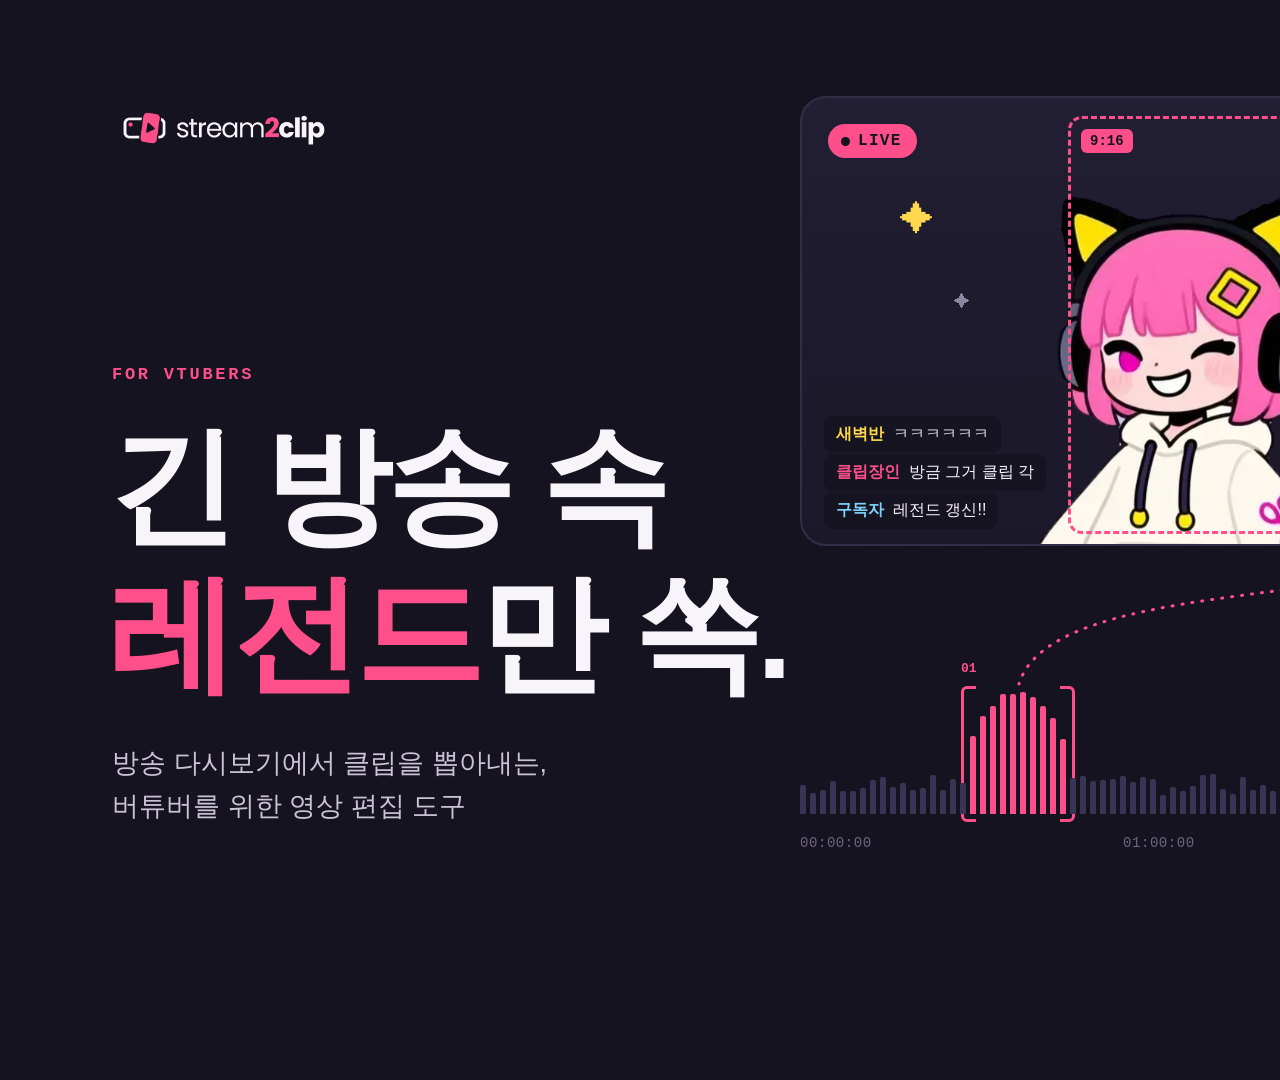
<file: assets/brand/source/keyvisual.html>
<!doctype html>
<html lang="ko">
<head>
<meta charset="utf-8">
<title>stream2clip key visual</title>
<link rel="stylesheet" href="brand.css">
<style>
  .lockup { left: 112px; top: 98px; height: 60px; }
  .eyebrow { left: 112px; top: 366px; color: var(--pink); font: 700 17px/1 var(--code); letter-spacing: .16em; }
  h1 { left: 108px; top: 412px; font-weight: 900; font-size: 128px; line-height: 1.16; letter-spacing: -.035em; white-space: nowrap; }
  .summary { left: 112px; top: 742px; color: #C9C3D6; font-size: 27px; line-height: 1.6; font-weight: 400; }
  .address { left: 112px; top: 966px; color: #8C86A0; font: 500 17px/1 var(--code); letter-spacing: .02em; }
  .slogan { right: 84px; top: 928px; color: #A39DB3; font-size: 24px; font-weight: 500; letter-spacing: .01em; }

  .frame { left: 800px; top: 96px; width: 800px; height: 450px; border-radius: 26px; background: linear-gradient(180deg, #221E33, #1B1829); border: 2px solid var(--border); overflow: hidden; }
  .live { left: 26px; top: 26px; padding: 9px 15px 9px 13px; border-radius: 999px; background: var(--pink); color: var(--ink); font: 800 16px/1 var(--code); letter-spacing: .08em; display: flex; align-items: center; gap: 8px; }
  .live::before { content: ""; width: 9px; height: 9px; border-radius: 50%; background: var(--ink); }
  .clock { right: 26px; top: 34px; color: #B9B3C8; font: 500 16px/1 var(--code); letter-spacing: .04em; }
  .star { color: var(--yellow); font-size: 34px; line-height: 1; }
  .chat { left: 22px; display: flex; gap: 9px; align-items: baseline; padding: 8px 12px; border-radius: 9px; background: rgba(21, 19, 31, .86); font-size: 16px; font-weight: 500; white-space: nowrap; }
  .chat b { font-weight: 800; }
  .avatar { left: 190px; top: 62px; width: 388px; }
  .pick { left: 266px; top: 18px; width: 236px; height: 418px; border: 3px dashed var(--pink); border-radius: 14px; }
  .pick .tag { position: absolute; left: 10px; top: 10px; padding: 5px 9px; border-radius: 6px; background: var(--pink); color: var(--ink); font: 800 14px/1 var(--code); }

  .legend { left: 800px; top: 936px; display: flex; gap: 46px; color: #C9C3D6; font-size: 16px; font-weight: 500; }
  .legend span { display: flex; align-items: center; gap: 11px; }
  .legend i { display: block; }
  .legend .a { width: 7px; height: 18px; border-radius: 2px; background: var(--bar); }
  .legend .b { width: 16px; height: 16px; border-radius: 4px; border: 3px solid var(--pink); }
  .legend .c { width: 12px; height: 18px; border-radius: 3px; border: 2px dashed var(--pink); }
</style>
</head>
<body>
  <img class="abs lockup" src="../logo/png/lockup_on-dark.png" alt="stream2clip">
  <div class="abs eyebrow">FOR VTUBERS</div>
  <h1 class="abs">긴 방송 속<br><em>레전드</em>만 쏙.</h1>
  <p class="abs summary">방송 다시보기에서 클립을 뽑아내는,<br>버튜버를 위한 영상 편집 도구</p>
  <div class="abs address">github.com/BudongJW/stream2clip</div>

  <div class="abs frame">
    <div class="abs live">LIVE</div>
    <div class="abs clock">02:41:07</div>
    <div class="abs star" style="left: 98px; top: 104px;">&#10022;</div>
    <div class="abs star" style="left: 152px; top: 196px; font-size: 16px; color: #8C86A0;">&#10022;</div>
    <div class="abs star" style="left: 618px; top: 84px; font-size: 20px; color: var(--pink);">&#10022;</div>
    <img class="abs avatar" src="../mascot/kiri_wink_512.png" alt="">
    <div class="abs pick"><span class="tag">9:16</span></div>
    <div class="abs chat" style="top: 318px;"><b style="color: var(--yellow);">새벽반</b>ㅋㅋㅋㅋㅋㅋ</div>
    <div class="abs chat" style="top: 356px;"><b style="color: var(--pink);">클립장인</b>방금 그거 클립 각</div>
    <div class="abs chat" style="top: 394px;"><b style="color: #7DD3FC;">구독자</b>레전드 갱신!!</div>
  </div>

  <svg class="links" width="1920" height="1080" aria-hidden="true">
    <path d="M 1446 550 C 1370 606, 1050 580, 1019 684"/>
    <path d="M 1588 500 C 1560 590, 1400 600, 1369 684"/>
    <path d="M 1722 568 C 1724 622, 1692 650, 1684 684"/>
  </svg>

  <div class="card dark" style="left: 1344px; top: 212px; width: 216px; height: 344px; transform: rotate(-8deg);">
    <span class="tag">CLIP 01 0:32</span><span class="say" style="align-self: flex-start; margin-left: 20px;">실화?!</span>
    <img src="../mascot/kiri_surprised_512.png" alt="">
  </div>
  <div class="card pink" style="left: 1640px; top: 214px; width: 216px; height: 344px; transform: rotate(9deg);">
    <span class="tag" style="align-self: flex-end; margin: 18px 16px 0 0;">CLIP 03 0:45</span><span class="say" style="align-self: flex-end; margin-right: 14px;">고음 성공!!</span>
    <img src="../mascot/kiri_cut_512.png" alt="">
  </div>
  <div class="card yellow" style="left: 1498px; top: 150px; width: 196px; height: 348px; transform: rotate(-2deg);">
    <span class="tag">CLIP 02 0:28</span><span class="say">ㅋㅋㅋ 레전드</span>
    <img src="../mascot/kiri_laugh_512.png" alt="">
  </div>

  <div class="bars" id="bars" style="left: 800px; top: 690px; height: 124px;"></div>
  <div class="abs axis" style="left: 800px; top: 836px;">00:00:00</div>
  <div class="abs axis" style="left: 1123px; top: 836px;">01:00:00</div>
  <div class="abs axis" style="left: 1446px; top: 836px;">02:00:00</div>
  <div class="abs axis" style="left: 1769px; top: 836px;">03:00:00</div>

  <div class="abs legend">
    <span><i class="a"></i>채팅 반응</span>
    <span><i class="b"></i>클립 구간</span>
    <span><i class="c"></i>9:16 세로 클립</span>
  </div>
  <div class="abs slogan">Stream in. Clips out.</div>

<script>
  // The chat timeline: quiet bars with three bursts. The same numbers every time (a fixed seed), so the picture is reproducible.
  (function () {
    var seed = 20261120;
    function random() { seed = (seed * 1664525 + 1013904223) % 4294967296; return seed / 4294967296; }
    var host = document.getElementById("bars");
    var count = 104, bursts = [[17, 26, "01"], [51, 61, "02"], [83, 92, "03"]];
    for (var i = 0; i < count; i++) {
      var bar = document.createElement("i");
      var burst = bursts.filter(function (b) { return i >= b[0] && i <= b[1]; })[0];
      if (burst) {
        var middle = (burst[0] + burst[1]) / 2, half = (burst[1] - burst[0]) / 2;
        var shape = 1 - Math.pow(Math.abs(i - middle) / (half + 1.2), 2);
        bar.style.height = Math.round(46 + 74 * shape + random() * 6) + "px";
        bar.className = "hit";
      } else {
        bar.style.height = Math.round(18 + random() * 22) + "px";
      }
      host.appendChild(bar);
    }
    bursts.forEach(function (b) {
      var left = 800 + b[0] * 10 - 9, width = (b[1] - b[0] + 1) * 10 + 14;
      var box = document.createElement("div");
      box.className = "bracket";
      box.style.cssText = "left:" + left + "px;top:686px;width:" + width + "px;height:136px;";
      document.body.insertBefore(box, host);
      var mark = document.createElement("div");
      mark.className = "mark";
      mark.textContent = b[2];
      mark.style.cssText = "left:" + left + "px;top:662px;";
      document.body.appendChild(mark);
    });
  })();
</script>
</body>
</html>
</file>
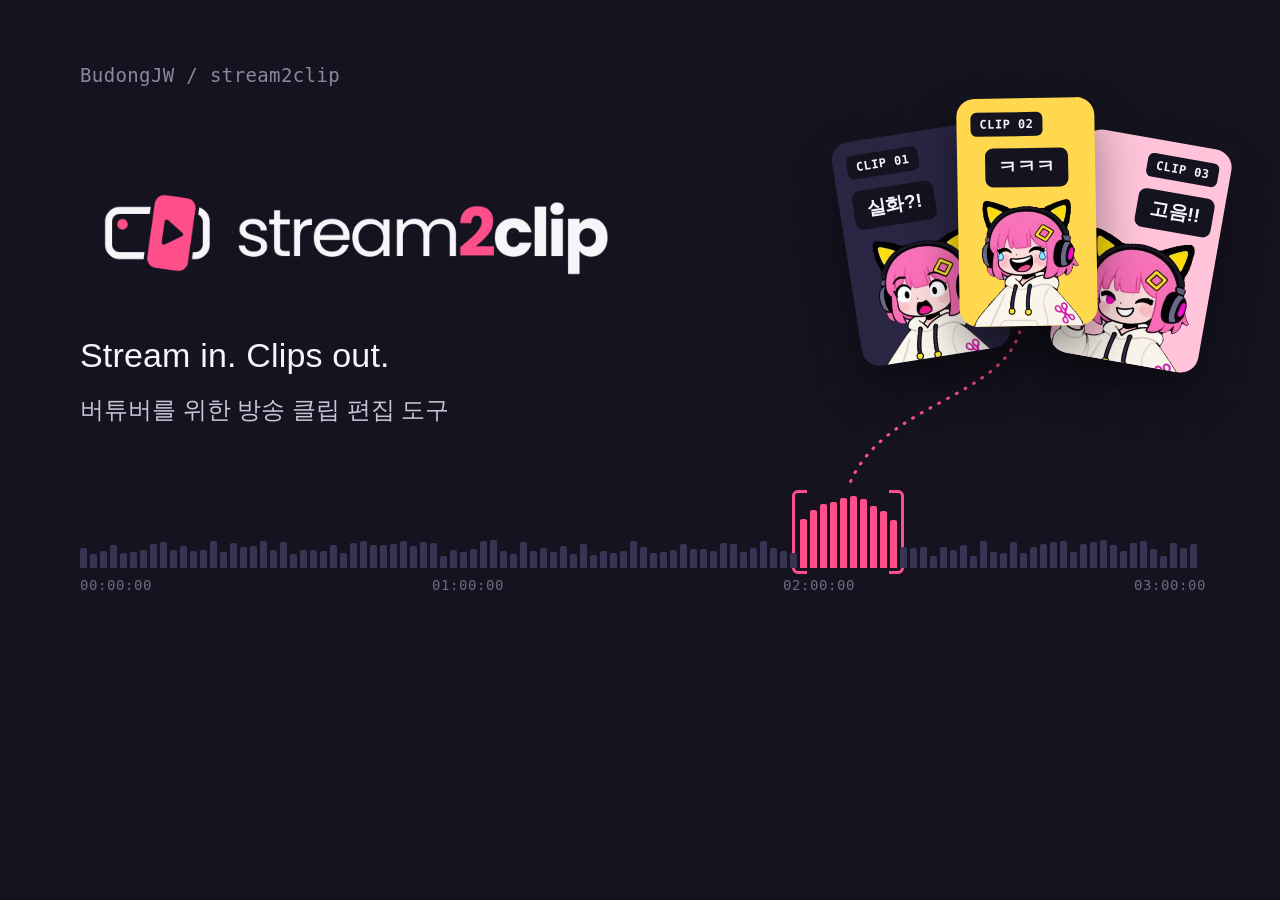
<file: assets/brand/source/social.html>
<!doctype html>
<html lang="ko">
<head>
<meta charset="utf-8">
<title>stream2clip social preview</title>
<link rel="stylesheet" href="brand.css">
<style>
  .repo { left: 80px; top: 66px; color: #8C86A0; font: 500 19px/1 var(--code); letter-spacing: .02em; }
  .lockup { left: 76px; top: 158px; height: 150px; }
  .slogan { left: 80px; top: 336px; font-size: 34px; font-weight: 500; letter-spacing: .005em; }
  .summary { left: 80px; top: 394px; color: #C9C3D6; font-size: 24px; font-weight: 400; }
  .card .tag { font-size: 12px; margin: 14px 0 0 14px; padding: 6px 9px; border-radius: 6px; }
  .card .say { font-size: 19px; margin-top: 12px; padding: 8px 13px; border-radius: 8px; }
  .card { border-radius: 18px; }
  .bars i { width: 7px; }
  .bars { gap: 3px; }
</style>
</head>
<body>
  <div class="abs repo">BudongJW / stream2clip</div>
  <img class="abs lockup" src="../logo/png/lockup_on-dark.png" alt="stream2clip">
  <div class="abs slogan">Stream in. Clips out.</div>
  <div class="abs summary">버튜버를 위한 방송 클립 편집 도구</div>

  <svg class="links" width="1280" height="640" aria-hidden="true">
    <path d="M 1022 322 C 1010 400, 880 400, 848 488"/>
  </svg>

  <div class="card dark" style="left: 846px; top: 132px; width: 150px; height: 226px; transform: rotate(-9deg);">
    <span class="tag">CLIP 01</span><span class="say" style="align-self: flex-start; margin-left: 14px;">실화?!</span>
    <img src="../mascot/kiri_surprised_512.png" alt="">
  </div>
  <div class="card pink" style="left: 1066px; top: 138px; width: 150px; height: 226px; transform: rotate(10deg);">
    <span class="tag" style="align-self: flex-end; margin: 14px 12px 0 0;">CLIP 03</span><span class="say" style="align-self: flex-end; margin-right: 10px;">고음!!</span>
    <img src="../mascot/kiri_cut_512.png" alt="">
  </div>
  <div class="card yellow" style="left: 958px; top: 98px; width: 138px; height: 228px; transform: rotate(-1deg);">
    <span class="tag">CLIP 02</span><span class="say">ㅋㅋㅋ</span>
    <img src="../mascot/kiri_laugh_512.png" alt="">
  </div>

  <div class="bars" id="bars" style="left: 80px; top: 496px; height: 72px;"></div>
  <div class="abs axis" style="left: 80px; top: 578px;">00:00:00</div>
  <div class="abs axis" style="left: 432px; top: 578px;">01:00:00</div>
  <div class="abs axis" style="left: 783px; top: 578px;">02:00:00</div>
  <div class="abs axis" style="left: 1134px; top: 578px;">03:00:00</div>

<script>
  // Quiet bars with one burst; a fixed seed keeps the picture the same every time it is rendered.
  (function () {
    var seed = 20261120;
    function random() { seed = (seed * 1664525 + 1013904223) % 4294967296; return seed / 4294967296; }
    var host = document.getElementById("bars");
    var count = 112, burst = [72, 81];
    for (var i = 0; i < count; i++) {
      var bar = document.createElement("i");
      if (i >= burst[0] && i <= burst[1]) {
        var middle = (burst[0] + burst[1]) / 2, half = (burst[1] - burst[0]) / 2;
        bar.style.height = Math.round(34 + 34 * (1 - Math.pow(Math.abs(i - middle) / (half + 1.2), 2)) + random() * 4) + "px";
        bar.className = "hit";
      } else {
        bar.style.height = Math.round(12 + random() * 16) + "px";
      }
      host.appendChild(bar);
    }
    var left = 80 + burst[0] * 10 - 8, width = (burst[1] - burst[0] + 1) * 10 + 12;
    var box = document.createElement("div");
    box.className = "bracket";
    box.style.cssText = "left:" + left + "px;top:490px;width:" + width + "px;height:84px;";
    document.body.insertBefore(box, host);
  })();
</script>
</body>
</html>
</file>
<file: assets/brand/source/brand.css>
/* Shared by keyvisual.html and social.html. Rendered by packaging/build_brand.py with a headless browser:
   every length is in CSS pixels of the picture (1920x1080 / 1280x640), the @2x files are the same page at twice the density. */
:root {
  --ink: #15131F;
  --paper: #F7F4FA;
  --pink: #FF4F8B;
  --yellow: #FFD84D;
  --muted: #A39DB3;
  --surface: #1D1A29;
  --surface-2: #26223A;
  --border: #332E48;
  --bar: #3A3454;
  --text: "Noto Sans KR", "Pretendard", "Malgun Gothic", sans-serif;
  --code: "JetBrains Mono", "Cascadia Mono", Consolas, monospace;
}
* { box-sizing: border-box; margin: 0; padding: 0; }
html, body { width: 100%; height: 100%; overflow: hidden; }
body {
  position: relative;
  background-color: var(--ink);
  background-image: radial-gradient(rgba(255, 255, 255, .045) 1.5px, transparent 1.6px);
  background-size: 40px 40px;
  background-position: 12px 12px;
  color: var(--paper);
  font-family: var(--text);
  -webkit-font-smoothing: antialiased;
}
.abs { position: absolute; }
.code { font-family: var(--code); }
em { font-style: normal; color: var(--pink); }

/* ---------------------------------------------------------------- clip cards */
.card {
  position: absolute;
  border-radius: 22px;
  overflow: hidden;
  box-shadow: 0 24px 48px rgba(0, 0, 0, .42);
  display: flex;
  flex-direction: column;
}
.card .tag {
  align-self: flex-start;
  margin: 18px 0 0 18px;
  padding: 7px 11px;
  border-radius: 7px;
  background: var(--ink);
  color: var(--paper);
  font: 700 15px/1 var(--code);
  letter-spacing: .04em;
  white-space: nowrap;
}
.card .say {
  align-self: center;
  margin-top: 16px;
  padding: 10px 16px;
  border-radius: 10px;
  background: var(--ink);
  color: var(--paper);
  font-weight: 800;
  font-size: 24px;
  line-height: 1.2;
  white-space: nowrap;
}
.card img { margin-top: auto; width: 100%; display: block; }
.card.dark { background: #2A2542; }
.card.dark .tag, .card.dark .say { background: #15131F; }
.card.yellow { background: var(--yellow); }
.card.pink { background: #FFC4D9; }

/* ---------------------------------------------------------------- timeline */
.bars { position: absolute; display: flex; align-items: flex-end; gap: 4px; }
.bars i { display: block; width: 6px; border-radius: 2px 2px 0 0; background: var(--bar); }
.bars i.hit { background: var(--pink); }
.bracket { position: absolute; border: 3px solid var(--pink); border-radius: 6px; }
.bracket::after { content: ""; position: absolute; left: 12px; right: 12px; top: -3px; bottom: -3px; background: var(--ink); z-index: 0; }
.mark { position: absolute; color: var(--pink); font: 700 13px/1 var(--code); }
.axis { position: absolute; color: #6E6880; font: 500 14px/1 var(--code); letter-spacing: .04em; }
svg.links { position: absolute; left: 0; top: 0; overflow: visible; }
svg.links path { fill: none; stroke: var(--pink); stroke-width: 3; stroke-linecap: round; stroke-dasharray: 1 9; }
</file>
